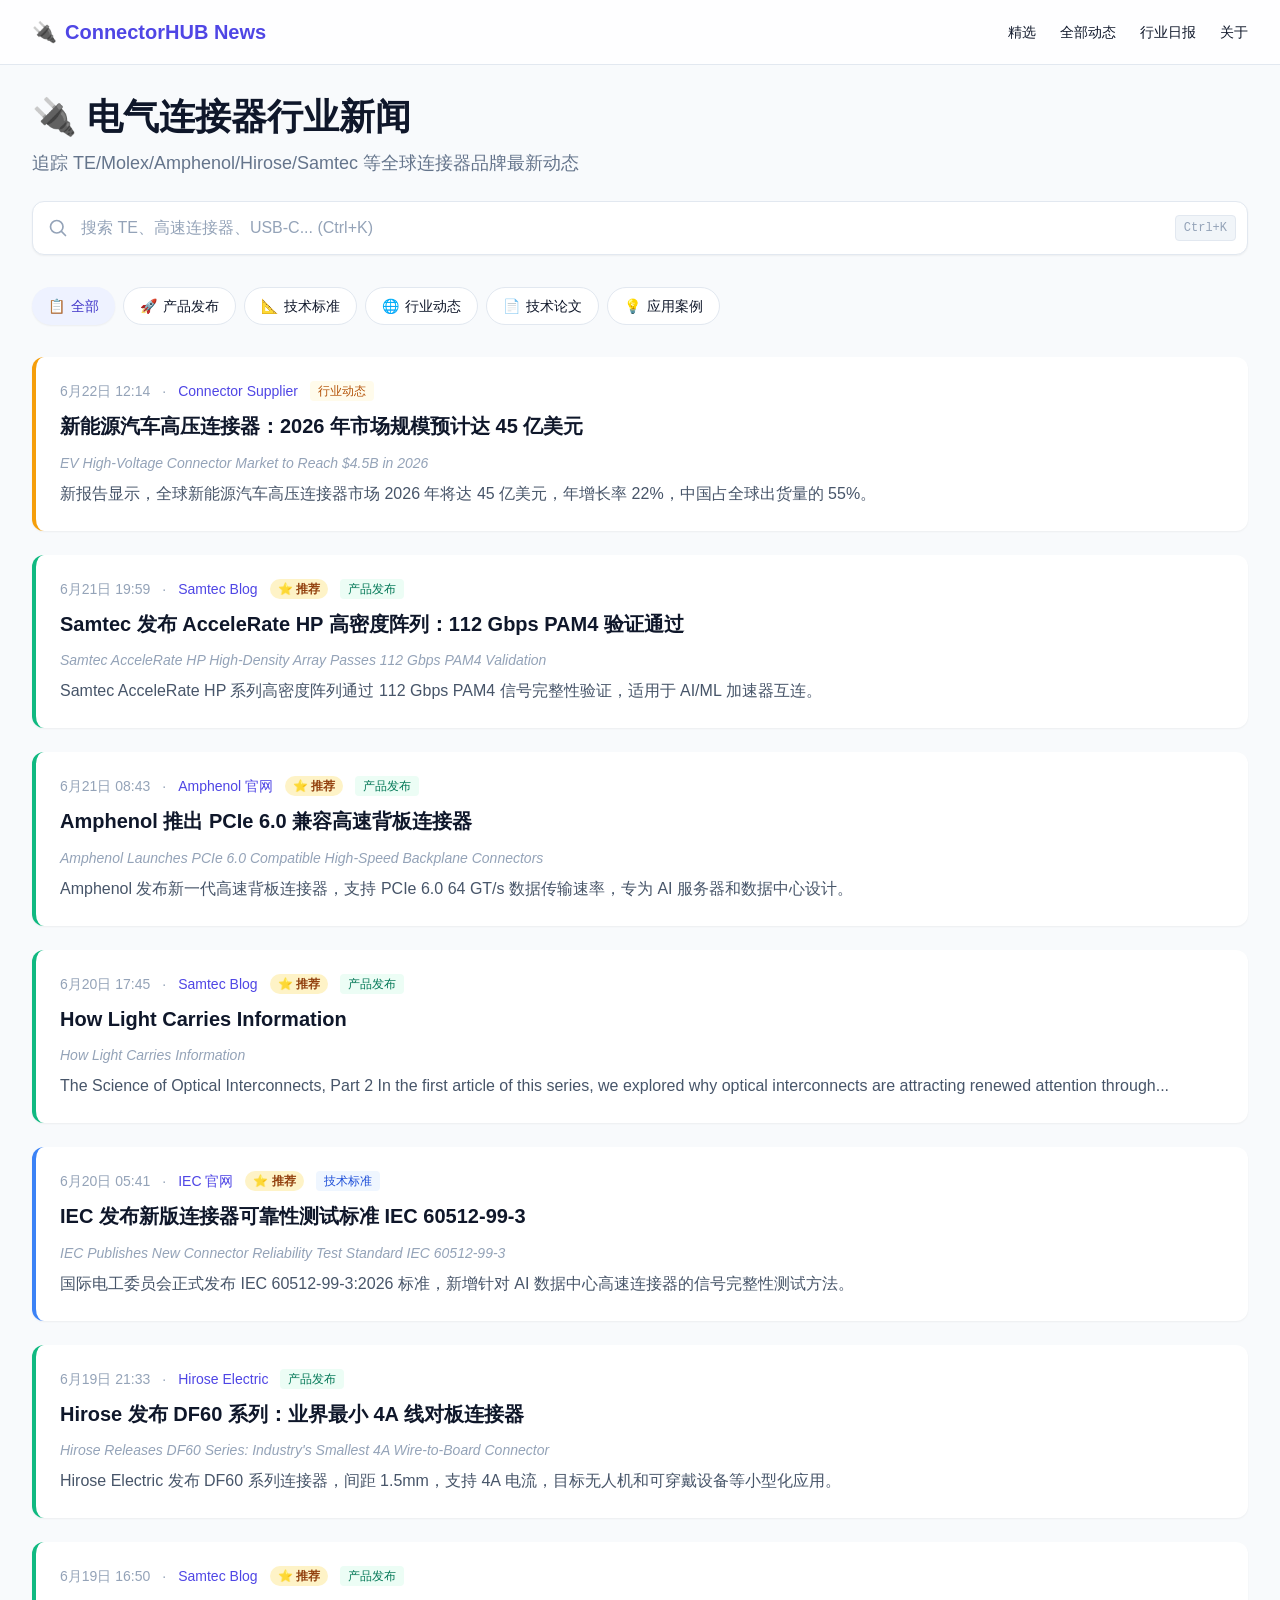
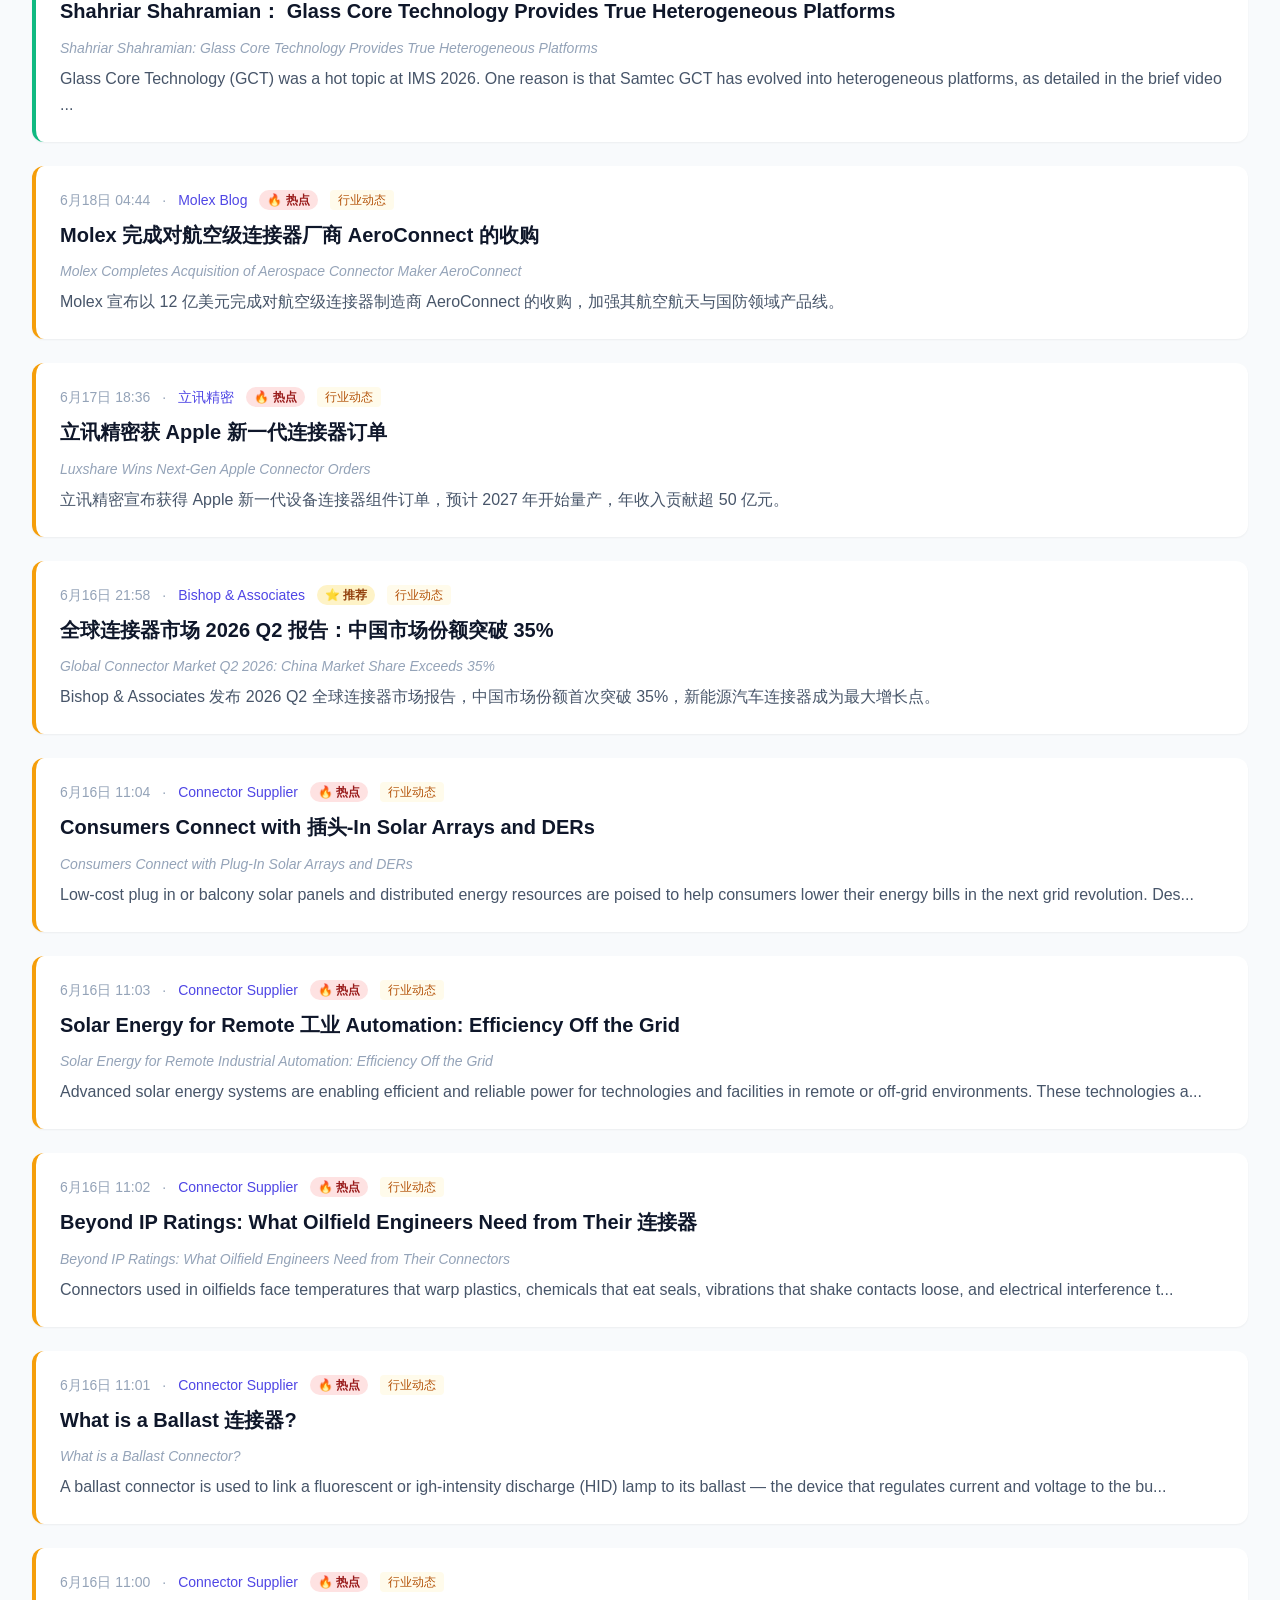
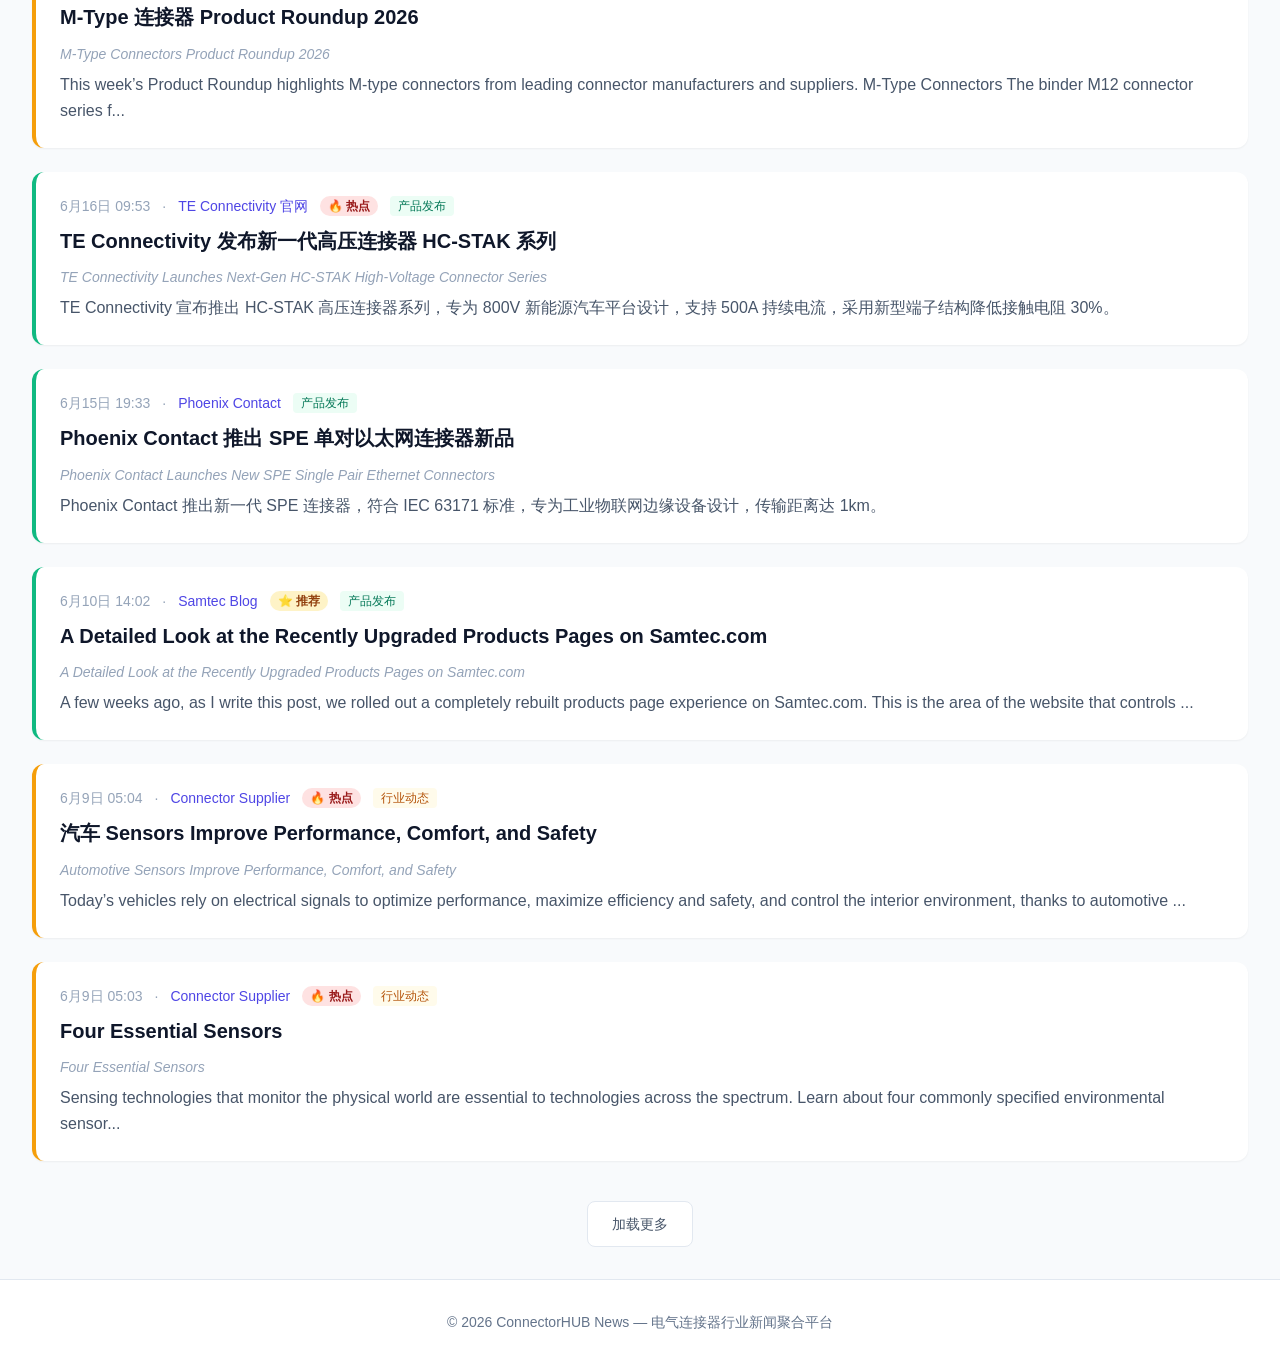
<file: index.html>
<!DOCTYPE html><html lang="zh-CN"><head><meta charSet="utf-8"/><meta name="viewport" content="width=device-width, initial-scale=1"/><link rel="stylesheet" href="/_next/static/css/9984440a7eee274f.css" data-precedence="next"/><link rel="preload" as="script" fetchPriority="low" href="/_next/static/chunks/webpack-8658fdbc42bfbbae.js"/><script src="/_next/static/chunks/fd9d1056-42a1c2df9c4a85a8.js" async=""></script><script src="/_next/static/chunks/117-07b974f83db439ce.js" async=""></script><script src="/_next/static/chunks/main-app-96caa84919726a74.js" async=""></script><script src="/_next/static/chunks/521-84ef6e4befbc8cd0.js" async=""></script><script src="/_next/static/chunks/app/page-0f21c6aa08da4156.js" async=""></script><title>ConnectorHUB News</title><meta name="description" content="电气连接器行业新闻聚合平台 — 追踪 TE/Molex/Amphenol/Hirose/Samtec 等全球连接器动态"/><meta name="keywords" content="连接器,connector,电气连接器,TE Connectivity,Molex,Amphenol,Hirose,Samtec,立讯精密"/><script src="/_next/static/chunks/polyfills-42372ed130431b0a.js" noModule=""></script></head><body class="min-h-screen bg-slate-50 dark:bg-slate-900 text-slate-900 dark:text-slate-100 antialiased"><div class="flex flex-col min-h-screen"><header class="sticky top-0 z-50 w-full border-b border-slate-200 dark:border-slate-800 bg-white/80 dark:bg-slate-950/80 backdrop-blur-sm"><div class="max-w-7xl mx-auto px-4 sm:px-6 lg:px-8"><div class="flex items-center justify-between h-16"><a href="/" class="flex items-center gap-2 text-xl font-bold text-primary-600"><span>🔌</span><span>ConnectorHUB News</span></a><nav class="hidden md:flex items-center gap-6"><a href="/" class="text-sm font-medium hover:text-primary-600 transition">精选</a><a href="/?mode=all" class="text-sm font-medium hover:text-primary-600 transition">全部动态</a><a href="/daily" class="text-sm font-medium hover:text-primary-600 transition">行业日报</a><a href="/about" class="text-sm font-medium hover:text-primary-600 transition">关于</a></nav><button class="md:hidden p-2 rounded-md hover:bg-slate-100 dark:hover:bg-slate-800"><svg class="w-5 h-5" fill="none" stroke="currentColor" viewBox="0 0 24 24"><path stroke-linecap="round" stroke-linejoin="round" stroke-width="2" d="M4 6h16M4 12h16M4 18h16"></path></svg></button></div></div></header><main class="flex-1"><div class="max-w-7xl mx-auto px-4 sm:px-6 lg:px-8 py-8"><div class="mb-6"><h1 class="text-3xl sm:text-4xl font-bold text-slate-900 dark:text-white mb-3">🔌 电气连接器行业新闻</h1><p class="text-lg text-slate-500 dark:text-slate-400">追踪 TE/Molex/Amphenol/Hirose/Samtec 等全球连接器品牌最新动态</p></div><div class="relative mb-8"><div class="relative group"><div class="absolute inset-y-0 left-0 pl-4 flex items-center pointer-events-none"><svg class="h-5 w-5 text-slate-400 group-focus-within:text-primary-500 transition-colors" xmlns="http://www.w3.org/2000/svg" fill="none" viewBox="0 0 24 24" stroke-width="2" stroke="currentColor"><path stroke-linecap="round" stroke-linejoin="round" d="M21 21l-5.197-5.197m0 0A7.5 7.5 0 105.196 5.196a7.5 7.5 0 0010.607 10.607z"></path></svg></div><input type="text" placeholder="搜索 TE、高速连接器、USB-C... (Ctrl+K)" class="w-full pl-12 pr-20 py-3.5 bg-white dark:bg-slate-800 border border-slate-200 dark:border-slate-700 rounded-xl text-base text-slate-900 dark:text-white placeholder-slate-400 focus:outline-none focus:ring-2 focus:ring-primary-500 focus:border-transparent shadow-sm transition-all" value=""/><div class="absolute inset-y-0 right-0 pr-3 flex items-center gap-2"><kbd class="hidden sm:inline-flex items-center px-2 py-1 text-xs font-mono text-slate-400 bg-slate-100 dark:bg-slate-700 rounded border border-slate-200 dark:border-slate-600">Ctrl+K</kbd></div></div></div><div class="flex flex-wrap gap-2 mb-8"><button class="inline-flex items-center gap-1.5 px-4 py-2 rounded-full text-sm font-medium transition-all
              bg-primary-50 dark:bg-primary-950 border-primary-500 text-primary-700 dark:text-primary-300 shadow-sm"><span>📋</span><span>全部</span></button><button class="inline-flex items-center gap-1.5 px-4 py-2 rounded-full text-sm font-medium transition-all
              bg-white dark:bg-slate-800 border border-slate-200 dark:border-slate-700 hover:border-primary-400 hover:text-primary-600"><span>🚀</span><span>产品发布</span></button><button class="inline-flex items-center gap-1.5 px-4 py-2 rounded-full text-sm font-medium transition-all
              bg-white dark:bg-slate-800 border border-slate-200 dark:border-slate-700 hover:border-primary-400 hover:text-primary-600"><span>📐</span><span>技术标准</span></button><button class="inline-flex items-center gap-1.5 px-4 py-2 rounded-full text-sm font-medium transition-all
              bg-white dark:bg-slate-800 border border-slate-200 dark:border-slate-700 hover:border-primary-400 hover:text-primary-600"><span>🌐</span><span>行业动态</span></button><button class="inline-flex items-center gap-1.5 px-4 py-2 rounded-full text-sm font-medium transition-all
              bg-white dark:bg-slate-800 border border-slate-200 dark:border-slate-700 hover:border-primary-400 hover:text-primary-600"><span>📄</span><span>技术论文</span></button><button class="inline-flex items-center gap-1.5 px-4 py-2 rounded-full text-sm font-medium transition-all
              bg-white dark:bg-slate-800 border border-slate-200 dark:border-slate-700 hover:border-primary-400 hover:text-primary-600"><span>💡</span><span>应用案例</span></button></div><div class="space-y-4"><div class="bg-white dark:bg-slate-800 rounded-xl p-6 animate-pulse"><div class="flex gap-3 mb-3"><div class="h-4 w-20 bg-slate-200 dark:bg-slate-700 rounded"></div><div class="h-4 w-28 bg-slate-200 dark:bg-slate-700 rounded"></div><div class="h-4 w-16 bg-slate-200 dark:bg-slate-700 rounded"></div></div><div class="h-6 w-3/4 bg-slate-200 dark:bg-slate-700 rounded mb-3"></div><div class="h-4 w-full bg-slate-200 dark:bg-slate-700 rounded mb-2"></div><div class="h-4 w-2/3 bg-slate-200 dark:bg-slate-700 rounded"></div></div><div class="bg-white dark:bg-slate-800 rounded-xl p-6 animate-pulse"><div class="flex gap-3 mb-3"><div class="h-4 w-20 bg-slate-200 dark:bg-slate-700 rounded"></div><div class="h-4 w-28 bg-slate-200 dark:bg-slate-700 rounded"></div><div class="h-4 w-16 bg-slate-200 dark:bg-slate-700 rounded"></div></div><div class="h-6 w-3/4 bg-slate-200 dark:bg-slate-700 rounded mb-3"></div><div class="h-4 w-full bg-slate-200 dark:bg-slate-700 rounded mb-2"></div><div class="h-4 w-2/3 bg-slate-200 dark:bg-slate-700 rounded"></div></div><div class="bg-white dark:bg-slate-800 rounded-xl p-6 animate-pulse"><div class="flex gap-3 mb-3"><div class="h-4 w-20 bg-slate-200 dark:bg-slate-700 rounded"></div><div class="h-4 w-28 bg-slate-200 dark:bg-slate-700 rounded"></div><div class="h-4 w-16 bg-slate-200 dark:bg-slate-700 rounded"></div></div><div class="h-6 w-3/4 bg-slate-200 dark:bg-slate-700 rounded mb-3"></div><div class="h-4 w-full bg-slate-200 dark:bg-slate-700 rounded mb-2"></div><div class="h-4 w-2/3 bg-slate-200 dark:bg-slate-700 rounded"></div></div></div></div></main><footer class="border-t border-slate-200 dark:border-slate-800 bg-white dark:bg-slate-950"><div class="max-w-7xl mx-auto px-4 sm:px-6 lg:px-8 py-8"><p class="text-center text-sm text-slate-500">© <!-- -->2026<!-- --> ConnectorHUB News — 电气连接器行业新闻聚合平台</p></div></footer></div><script src="/_next/static/chunks/webpack-8658fdbc42bfbbae.js" async=""></script><script>(self.__next_f=self.__next_f||[]).push([0]);self.__next_f.push([2,null])</script><script>self.__next_f.push([1,"1:HL[\"/_next/static/css/9984440a7eee274f.css\",\"style\"]\n"])</script><script>self.__next_f.push([1,"2:I[2846,[],\"\"]\n4:I[9107,[],\"ClientPageRoot\"]\n5:I[6117,[\"521\",\"static/chunks/521-84ef6e4befbc8cd0.js\",\"931\",\"static/chunks/app/page-0f21c6aa08da4156.js\"],\"default\",1]\n6:I[4707,[],\"\"]\n7:I[6423,[],\"\"]\n9:I[1060,[],\"\"]\na:[]\n"])</script><script>self.__next_f.push([1,"0:[\"$\",\"$L2\",null,{\"buildId\":\"_CmInWe912Zc2Bnjin-35\",\"assetPrefix\":\"\",\"urlParts\":[\"\",\"\"],\"initialTree\":[\"\",{\"children\":[\"__PAGE__\",{}]},\"$undefined\",\"$undefined\",true],\"initialSeedData\":[\"\",{\"children\":[\"__PAGE__\",{},[[\"$L3\",[\"$\",\"$L4\",null,{\"props\":{\"params\":{},\"searchParams\":{}},\"Component\":\"$5\"}],null],null],null]},[[[[\"$\",\"link\",\"0\",{\"rel\":\"stylesheet\",\"href\":\"/_next/static/css/9984440a7eee274f.css\",\"precedence\":\"next\",\"crossOrigin\":\"$undefined\"}]],[\"$\",\"html\",null,{\"lang\":\"zh-CN\",\"suppressHydrationWarning\":true,\"children\":[\"$\",\"body\",null,{\"className\":\"min-h-screen bg-slate-50 dark:bg-slate-900 text-slate-900 dark:text-slate-100 antialiased\",\"children\":[\"$\",\"div\",null,{\"className\":\"flex flex-col min-h-screen\",\"children\":[[\"$\",\"header\",null,{\"className\":\"sticky top-0 z-50 w-full border-b border-slate-200 dark:border-slate-800 bg-white/80 dark:bg-slate-950/80 backdrop-blur-sm\",\"children\":[\"$\",\"div\",null,{\"className\":\"max-w-7xl mx-auto px-4 sm:px-6 lg:px-8\",\"children\":[\"$\",\"div\",null,{\"className\":\"flex items-center justify-between h-16\",\"children\":[[\"$\",\"a\",null,{\"href\":\"/\",\"className\":\"flex items-center gap-2 text-xl font-bold text-primary-600\",\"children\":[[\"$\",\"span\",null,{\"children\":\"🔌\"}],[\"$\",\"span\",null,{\"children\":\"ConnectorHUB News\"}]]}],[\"$\",\"nav\",null,{\"className\":\"hidden md:flex items-center gap-6\",\"children\":[[\"$\",\"a\",null,{\"href\":\"/\",\"className\":\"text-sm font-medium hover:text-primary-600 transition\",\"children\":\"精选\"}],[\"$\",\"a\",null,{\"href\":\"/?mode=all\",\"className\":\"text-sm font-medium hover:text-primary-600 transition\",\"children\":\"全部动态\"}],[\"$\",\"a\",null,{\"href\":\"/daily\",\"className\":\"text-sm font-medium hover:text-primary-600 transition\",\"children\":\"行业日报\"}],[\"$\",\"a\",null,{\"href\":\"/about\",\"className\":\"text-sm font-medium hover:text-primary-600 transition\",\"children\":\"关于\"}]]}],[\"$\",\"button\",null,{\"className\":\"md:hidden p-2 rounded-md hover:bg-slate-100 dark:hover:bg-slate-800\",\"children\":[\"$\",\"svg\",null,{\"className\":\"w-5 h-5\",\"fill\":\"none\",\"stroke\":\"currentColor\",\"viewBox\":\"0 0 24 24\",\"children\":[\"$\",\"path\",null,{\"strokeLinecap\":\"round\",\"strokeLinejoin\":\"round\",\"strokeWidth\":2,\"d\":\"M4 6h16M4 12h16M4 18h16\"}]}]}]]}]}]}],[\"$\",\"main\",null,{\"className\":\"flex-1\",\"children\":[\"$\",\"$L6\",null,{\"parallelRouterKey\":\"children\",\"segmentPath\":[\"children\"],\"error\":\"$undefined\",\"errorStyles\":\"$undefined\",\"errorScripts\":\"$undefined\",\"template\":[\"$\",\"$L7\",null,{}],\"templateStyles\":\"$undefined\",\"templateScripts\":\"$undefined\",\"notFound\":[[\"$\",\"title\",null,{\"children\":\"404: This page could not be found.\"}],[\"$\",\"div\",null,{\"style\":{\"fontFamily\":\"system-ui,\\\"Segoe UI\\\",Roboto,Helvetica,Arial,sans-serif,\\\"Apple Color Emoji\\\",\\\"Segoe UI Emoji\\\"\",\"height\":\"100vh\",\"textAlign\":\"center\",\"display\":\"flex\",\"flexDirection\":\"column\",\"alignItems\":\"center\",\"justifyContent\":\"center\"},\"children\":[\"$\",\"div\",null,{\"children\":[[\"$\",\"style\",null,{\"dangerouslySetInnerHTML\":{\"__html\":\"body{color:#000;background:#fff;margin:0}.next-error-h1{border-right:1px solid rgba(0,0,0,.3)}@media (prefers-color-scheme:dark){body{color:#fff;background:#000}.next-error-h1{border-right:1px solid rgba(255,255,255,.3)}}\"}}],[\"$\",\"h1\",null,{\"className\":\"next-error-h1\",\"style\":{\"display\":\"inline-block\",\"margin\":\"0 20px 0 0\",\"padding\":\"0 23px 0 0\",\"fontSize\":24,\"fontWeight\":500,\"verticalAlign\":\"top\",\"lineHeight\":\"49px\"},\"children\":\"404\"}],[\"$\",\"div\",null,{\"style\":{\"display\":\"inline-block\"},\"children\":[\"$\",\"h2\",null,{\"style\":{\"fontSize\":14,\"fontWeight\":400,\"lineHeight\":\"49px\",\"margin\":0},\"children\":\"This page could not be found.\"}]}]]}]}]],\"notFoundStyles\":[]}]}],[\"$\",\"footer\",null,{\"className\":\"border-t border-slate-200 dark:border-slate-800 bg-white dark:bg-slate-950\",\"children\":[\"$\",\"div\",null,{\"className\":\"max-w-7xl mx-auto px-4 sm:px-6 lg:px-8 py-8\",\"children\":[\"$\",\"p\",null,{\"className\":\"text-center text-sm text-slate-500\",\"children\":[\"© \",2026,\" ConnectorHUB News — 电气连接器行业新闻聚合平台\"]}]}]}]]}]}]}]],null],null],\"couldBeIntercepted\":false,\"initialHead\":[null,\"$L8\"],\"globalErrorComponent\":\"$9\",\"missingSlots\":\"$Wa\"}]\n"])</script><script>self.__next_f.push([1,"8:[[\"$\",\"meta\",\"0\",{\"name\":\"viewport\",\"content\":\"width=device-width, initial-scale=1\"}],[\"$\",\"meta\",\"1\",{\"charSet\":\"utf-8\"}],[\"$\",\"title\",\"2\",{\"children\":\"ConnectorHUB News\"}],[\"$\",\"meta\",\"3\",{\"name\":\"description\",\"content\":\"电气连接器行业新闻聚合平台 — 追踪 TE/Molex/Amphenol/Hirose/Samtec 等全球连接器动态\"}],[\"$\",\"meta\",\"4\",{\"name\":\"keywords\",\"content\":\"连接器,connector,电气连接器,TE Connectivity,Molex,Amphenol,Hirose,Samtec,立讯精密\"}]]\n3:null\n"])</script></body></html>
</file>
<file: _next/static/css/9984440a7eee274f.css>
*,:after,:before{--tw-border-spacing-x:0;--tw-border-spacing-y:0;--tw-translate-x:0;--tw-translate-y:0;--tw-rotate:0;--tw-skew-x:0;--tw-skew-y:0;--tw-scale-x:1;--tw-scale-y:1;--tw-pan-x: ;--tw-pan-y: ;--tw-pinch-zoom: ;--tw-scroll-snap-strictness:proximity;--tw-gradient-from-position: ;--tw-gradient-via-position: ;--tw-gradient-to-position: ;--tw-ordinal: ;--tw-slashed-zero: ;--tw-numeric-figure: ;--tw-numeric-spacing: ;--tw-numeric-fraction: ;--tw-ring-inset: ;--tw-ring-offset-width:0px;--tw-ring-offset-color:#fff;--tw-ring-color:rgba(59,130,246,.5);--tw-ring-offset-shadow:0 0 #0000;--tw-ring-shadow:0 0 #0000;--tw-shadow:0 0 #0000;--tw-shadow-colored:0 0 #0000;--tw-blur: ;--tw-brightness: ;--tw-contrast: ;--tw-grayscale: ;--tw-hue-rotate: ;--tw-invert: ;--tw-saturate: ;--tw-sepia: ;--tw-drop-shadow: ;--tw-backdrop-blur: ;--tw-backdrop-brightness: ;--tw-backdrop-contrast: ;--tw-backdrop-grayscale: ;--tw-backdrop-hue-rotate: ;--tw-backdrop-invert: ;--tw-backdrop-opacity: ;--tw-backdrop-saturate: ;--tw-backdrop-sepia: ;--tw-contain-size: ;--tw-contain-layout: ;--tw-contain-paint: ;--tw-contain-style: }::backdrop{--tw-border-spacing-x:0;--tw-border-spacing-y:0;--tw-translate-x:0;--tw-translate-y:0;--tw-rotate:0;--tw-skew-x:0;--tw-skew-y:0;--tw-scale-x:1;--tw-scale-y:1;--tw-pan-x: ;--tw-pan-y: ;--tw-pinch-zoom: ;--tw-scroll-snap-strictness:proximity;--tw-gradient-from-position: ;--tw-gradient-via-position: ;--tw-gradient-to-position: ;--tw-ordinal: ;--tw-slashed-zero: ;--tw-numeric-figure: ;--tw-numeric-spacing: ;--tw-numeric-fraction: ;--tw-ring-inset: ;--tw-ring-offset-width:0px;--tw-ring-offset-color:#fff;--tw-ring-color:rgba(59,130,246,.5);--tw-ring-offset-shadow:0 0 #0000;--tw-ring-shadow:0 0 #0000;--tw-shadow:0 0 #0000;--tw-shadow-colored:0 0 #0000;--tw-blur: ;--tw-brightness: ;--tw-contrast: ;--tw-grayscale: ;--tw-hue-rotate: ;--tw-invert: ;--tw-saturate: ;--tw-sepia: ;--tw-drop-shadow: ;--tw-backdrop-blur: ;--tw-backdrop-brightness: ;--tw-backdrop-contrast: ;--tw-backdrop-grayscale: ;--tw-backdrop-hue-rotate: ;--tw-backdrop-invert: ;--tw-backdrop-opacity: ;--tw-backdrop-saturate: ;--tw-backdrop-sepia: ;--tw-contain-size: ;--tw-contain-layout: ;--tw-contain-paint: ;--tw-contain-style: }/*
! tailwindcss v3.4.19 | MIT License | https://tailwindcss.com
*/*,:after,:before{box-sizing:border-box;border:0 solid #e5e7eb}:after,:before{--tw-content:""}:host,html{line-height:1.5;-webkit-text-size-adjust:100%;-moz-tab-size:4;-o-tab-size:4;tab-size:4;font-family:ui-sans-serif,system-ui,sans-serif,Apple Color Emoji,Segoe UI Emoji,Segoe UI Symbol,Noto Color Emoji;font-feature-settings:normal;font-variation-settings:normal;-webkit-tap-highlight-color:transparent}body{margin:0;line-height:inherit}hr{height:0;color:inherit;border-top-width:1px}abbr:where([title]){-webkit-text-decoration:underline dotted;text-decoration:underline dotted}h1,h2,h3,h4,h5,h6{font-size:inherit;font-weight:inherit}a{color:inherit;text-decoration:inherit}b,strong{font-weight:bolder}code,kbd,pre,samp{font-family:ui-monospace,SFMono-Regular,Menlo,Monaco,Consolas,Liberation Mono,Courier New,monospace;font-feature-settings:normal;font-variation-settings:normal;font-size:1em}small{font-size:80%}sub,sup{font-size:75%;line-height:0;position:relative;vertical-align:baseline}sub{bottom:-.25em}sup{top:-.5em}table{text-indent:0;border-color:inherit;border-collapse:collapse}button,input,optgroup,select,textarea{font-family:inherit;font-feature-settings:inherit;font-variation-settings:inherit;font-size:100%;font-weight:inherit;line-height:inherit;letter-spacing:inherit;color:inherit;margin:0;padding:0}button,select{text-transform:none}button,input:where([type=button]),input:where([type=reset]),input:where([type=submit]){-webkit-appearance:button;background-color:transparent;background-image:none}:-moz-focusring{outline:auto}:-moz-ui-invalid{box-shadow:none}progress{vertical-align:baseline}::-webkit-inner-spin-button,::-webkit-outer-spin-button{height:auto}[type=search]{-webkit-appearance:textfield;outline-offset:-2px}::-webkit-search-decoration{-webkit-appearance:none}::-webkit-file-upload-button{-webkit-appearance:button;font:inherit}summary{display:list-item}blockquote,dd,dl,figure,h1,h2,h3,h4,h5,h6,hr,p,pre{margin:0}fieldset{margin:0}fieldset,legend{padding:0}menu,ol,ul{list-style:none;margin:0;padding:0}dialog{padding:0}textarea{resize:vertical}input::-moz-placeholder,textarea::-moz-placeholder{opacity:1;color:#9ca3af}input::placeholder,textarea::placeholder{opacity:1;color:#9ca3af}[role=button],button{cursor:pointer}:disabled{cursor:default}audio,canvas,embed,iframe,img,object,svg,video{display:block;vertical-align:middle}img,video{max-width:100%;height:auto}[hidden]:where(:not([hidden=until-found])){display:none}:root{--color-primary:#6366f1;--color-bg:#fff;--color-text:#1e293b;--color-text-secondary:#64748b;--color-border:#e2e8f0;--color-card:#f8fafc}@media (prefers-color-scheme:dark){:root{--color-bg:#0f172a;--color-text:#e2e8f0;--color-text-secondary:#94a3b8;--color-border:#334155;--color-card:#1e293b}}body{background-color:var(--color-bg);color:var(--color-text);font-family:-apple-system,BlinkMacSystemFont,Segoe UI,Roboto,Helvetica Neue,Arial,sans-serif}.card-hover{transition-property:all;transition-timing-function:cubic-bezier(.4,0,.2,1);transition-duration:.3s}.card-hover:hover{--tw-translate-y:-0.25rem;transform:translate(var(--tw-translate-x),var(--tw-translate-y)) rotate(var(--tw-rotate)) skewX(var(--tw-skew-x)) skewY(var(--tw-skew-y)) scaleX(var(--tw-scale-x)) scaleY(var(--tw-scale-y));--tw-shadow:0 10px 15px -3px rgba(0,0,0,.1),0 4px 6px -4px rgba(0,0,0,.1);--tw-shadow-colored:0 10px 15px -3px var(--tw-shadow-color),0 4px 6px -4px var(--tw-shadow-color);box-shadow:var(--tw-ring-offset-shadow,0 0 #0000),var(--tw-ring-shadow,0 0 #0000),var(--tw-shadow)}.pointer-events-none{pointer-events:none}.static{position:static}.absolute{position:absolute}.relative{position:relative}.sticky{position:sticky}.inset-y-0{top:0;bottom:0}.left-0{left:0}.right-0{right:0}.top-0{top:0}.z-50{z-index:50}.mx-auto{margin-left:auto;margin-right:auto}.mb-10{margin-bottom:2.5rem}.mb-12{margin-bottom:3rem}.mb-2{margin-bottom:.5rem}.mb-3{margin-bottom:.75rem}.mb-4{margin-bottom:1rem}.mb-6{margin-bottom:1.5rem}.mb-8{margin-bottom:2rem}.mt-1{margin-top:.25rem}.mt-10{margin-top:2.5rem}.mt-2{margin-top:.5rem}.mt-4{margin-top:1rem}.flex{display:flex}.inline-flex{display:inline-flex}.table{display:table}.grid{display:grid}.hidden{display:none}.h-16{height:4rem}.h-4{height:1rem}.h-5{height:1.25rem}.h-6{height:1.5rem}.min-h-screen{min-height:100vh}.w-16{width:4rem}.w-2\/3{width:66.666667%}.w-20{width:5rem}.w-28{width:7rem}.w-3\/4{width:75%}.w-4{width:1rem}.w-48{width:12rem}.w-5{width:1.25rem}.w-full{width:100%}.max-w-5xl{max-width:64rem}.max-w-7xl{max-width:80rem}.flex-1{flex:1 1 0%}@keyframes pulse{50%{opacity:.5}}.animate-pulse{animation:pulse 2s cubic-bezier(.4,0,.6,1) infinite}@keyframes slideUp{0%{transform:translateY(10px);opacity:0}to{transform:translateY(0);opacity:1}}.animate-slide-up{animation:slideUp .3s ease-out}@keyframes spin{to{transform:rotate(1turn)}}.animate-spin{animation:spin 1s linear infinite}.flex-col{flex-direction:column}.flex-wrap{flex-wrap:wrap}.items-start{align-items:flex-start}.items-center{align-items:center}.justify-between{justify-content:space-between}.gap-1\.5{gap:.375rem}.gap-2{gap:.5rem}.gap-3{gap:.75rem}.gap-6{gap:1.5rem}.space-y-3>:not([hidden])~:not([hidden]){--tw-space-y-reverse:0;margin-top:calc(.75rem * calc(1 - var(--tw-space-y-reverse)));margin-bottom:calc(.75rem * var(--tw-space-y-reverse))}.space-y-4>:not([hidden])~:not([hidden]){--tw-space-y-reverse:0;margin-top:calc(1rem * calc(1 - var(--tw-space-y-reverse)));margin-bottom:calc(1rem * var(--tw-space-y-reverse))}.space-y-6>:not([hidden])~:not([hidden]){--tw-space-y-reverse:0;margin-top:calc(1.5rem * calc(1 - var(--tw-space-y-reverse)));margin-bottom:calc(1.5rem * var(--tw-space-y-reverse))}.overflow-x-auto{overflow-x:auto}.rounded{border-radius:.25rem}.rounded-full{border-radius:9999px}.rounded-lg{border-radius:.5rem}.rounded-md{border-radius:.375rem}.rounded-xl{border-radius:.75rem}.border{border-width:1px}.border-b{border-bottom-width:1px}.border-l-4{border-left-width:4px}.border-t{border-top-width:1px}.border-amber-200{--tw-border-opacity:1;border-color:rgb(253 230 138/var(--tw-border-opacity,1))}.border-amber-500{--tw-border-opacity:1;border-color:rgb(245 158 11/var(--tw-border-opacity,1))}.border-blue-500{--tw-border-opacity:1;border-color:rgb(59 130 246/var(--tw-border-opacity,1))}.border-emerald-500{--tw-border-opacity:1;border-color:rgb(16 185 129/var(--tw-border-opacity,1))}.border-indigo-500{--tw-border-opacity:1;border-color:rgb(99 102 241/var(--tw-border-opacity,1))}.border-pink-500{--tw-border-opacity:1;border-color:rgb(236 72 153/var(--tw-border-opacity,1))}.border-primary-500{--tw-border-opacity:1;border-color:rgb(99 102 241/var(--tw-border-opacity,1))}.border-slate-100{--tw-border-opacity:1;border-color:rgb(241 245 249/var(--tw-border-opacity,1))}.border-slate-200{--tw-border-opacity:1;border-color:rgb(226 232 240/var(--tw-border-opacity,1))}.bg-amber-100{--tw-bg-opacity:1;background-color:rgb(254 243 199/var(--tw-bg-opacity,1))}.bg-amber-50{--tw-bg-opacity:1;background-color:rgb(255 251 235/var(--tw-bg-opacity,1))}.bg-blue-50{--tw-bg-opacity:1;background-color:rgb(239 246 255/var(--tw-bg-opacity,1))}.bg-emerald-50{--tw-bg-opacity:1;background-color:rgb(236 253 245/var(--tw-bg-opacity,1))}.bg-indigo-50{--tw-bg-opacity:1;background-color:rgb(238 242 255/var(--tw-bg-opacity,1))}.bg-pink-50{--tw-bg-opacity:1;background-color:rgb(253 242 248/var(--tw-bg-opacity,1))}.bg-primary-50{--tw-bg-opacity:1;background-color:rgb(238 242 255/var(--tw-bg-opacity,1))}.bg-red-100{--tw-bg-opacity:1;background-color:rgb(254 226 226/var(--tw-bg-opacity,1))}.bg-slate-100{--tw-bg-opacity:1;background-color:rgb(241 245 249/var(--tw-bg-opacity,1))}.bg-slate-200{--tw-bg-opacity:1;background-color:rgb(226 232 240/var(--tw-bg-opacity,1))}.bg-slate-50{--tw-bg-opacity:1;background-color:rgb(248 250 252/var(--tw-bg-opacity,1))}.bg-white{--tw-bg-opacity:1;background-color:rgb(255 255 255/var(--tw-bg-opacity,1))}.bg-white\/80{background-color:hsla(0,0%,100%,.8)}.bg-yellow-200{--tw-bg-opacity:1;background-color:rgb(254 240 138/var(--tw-bg-opacity,1))}.p-1\.5{padding:.375rem}.p-2{padding:.5rem}.p-4{padding:1rem}.p-6{padding:1.5rem}.px-0\.5{padding-left:.125rem;padding-right:.125rem}.px-2{padding-left:.5rem;padding-right:.5rem}.px-4{padding-left:1rem;padding-right:1rem}.px-6{padding-left:1.5rem;padding-right:1.5rem}.py-0\.5{padding-top:.125rem;padding-bottom:.125rem}.py-1{padding-top:.25rem;padding-bottom:.25rem}.py-12{padding-top:3rem;padding-bottom:3rem}.py-2{padding-top:.5rem;padding-bottom:.5rem}.py-20{padding-top:5rem;padding-bottom:5rem}.py-3{padding-top:.75rem;padding-bottom:.75rem}.py-3\.5{padding-top:.875rem;padding-bottom:.875rem}.py-8{padding-top:2rem;padding-bottom:2rem}.pl-12{padding-left:3rem}.pl-4{padding-left:1rem}.pr-20{padding-right:5rem}.pr-3{padding-right:.75rem}.pr-4{padding-right:1rem}.text-left{text-align:left}.text-center{text-align:center}.font-mono{font-family:ui-monospace,SFMono-Regular,Menlo,Monaco,Consolas,Liberation Mono,Courier New,monospace}.text-3xl{font-size:1.875rem;line-height:2.25rem}.text-4xl{font-size:2.25rem;line-height:2.5rem}.text-6xl{font-size:3.75rem;line-height:1}.text-base{font-size:1rem;line-height:1.5rem}.text-lg{font-size:1.125rem;line-height:1.75rem}.text-sm{font-size:.875rem;line-height:1.25rem}.text-xl{font-size:1.25rem;line-height:1.75rem}.text-xs{font-size:.75rem;line-height:1rem}.font-bold{font-weight:700}.font-medium{font-weight:500}.font-semibold{font-weight:600}.italic{font-style:italic}.leading-relaxed{line-height:1.625}.leading-snug{line-height:1.375}.text-amber-600{--tw-text-opacity:1;color:rgb(217 119 6/var(--tw-text-opacity,1))}.text-amber-700{--tw-text-opacity:1;color:rgb(180 83 9/var(--tw-text-opacity,1))}.text-amber-800{--tw-text-opacity:1;color:rgb(146 64 14/var(--tw-text-opacity,1))}.text-blue-700{--tw-text-opacity:1;color:rgb(29 78 216/var(--tw-text-opacity,1))}.text-emerald-700{--tw-text-opacity:1;color:rgb(4 120 87/var(--tw-text-opacity,1))}.text-indigo-700{--tw-text-opacity:1;color:rgb(67 56 202/var(--tw-text-opacity,1))}.text-inherit{color:inherit}.text-pink-700{--tw-text-opacity:1;color:rgb(190 24 93/var(--tw-text-opacity,1))}.text-primary-500{--tw-text-opacity:1;color:rgb(99 102 241/var(--tw-text-opacity,1))}.text-primary-600{--tw-text-opacity:1;color:rgb(79 70 229/var(--tw-text-opacity,1))}.text-primary-700{--tw-text-opacity:1;color:rgb(67 56 202/var(--tw-text-opacity,1))}.text-red-600{--tw-text-opacity:1;color:rgb(220 38 38/var(--tw-text-opacity,1))}.text-red-800{--tw-text-opacity:1;color:rgb(153 27 27/var(--tw-text-opacity,1))}.text-slate-400{--tw-text-opacity:1;color:rgb(148 163 184/var(--tw-text-opacity,1))}.text-slate-500{--tw-text-opacity:1;color:rgb(100 116 139/var(--tw-text-opacity,1))}.text-slate-600{--tw-text-opacity:1;color:rgb(71 85 105/var(--tw-text-opacity,1))}.text-slate-900{--tw-text-opacity:1;color:rgb(15 23 42/var(--tw-text-opacity,1))}.antialiased{-webkit-font-smoothing:antialiased;-moz-osx-font-smoothing:grayscale}.placeholder-slate-400::-moz-placeholder{--tw-placeholder-opacity:1;color:rgb(148 163 184/var(--tw-placeholder-opacity,1))}.placeholder-slate-400::placeholder{--tw-placeholder-opacity:1;color:rgb(148 163 184/var(--tw-placeholder-opacity,1))}.opacity-25{opacity:.25}.opacity-75{opacity:.75}.shadow-sm{--tw-shadow:0 1px 2px 0 rgba(0,0,0,.05);--tw-shadow-colored:0 1px 2px 0 var(--tw-shadow-color);box-shadow:var(--tw-ring-offset-shadow,0 0 #0000),var(--tw-ring-shadow,0 0 #0000),var(--tw-shadow)}.filter{filter:var(--tw-blur) var(--tw-brightness) var(--tw-contrast) var(--tw-grayscale) var(--tw-hue-rotate) var(--tw-invert) var(--tw-saturate) var(--tw-sepia) var(--tw-drop-shadow)}.backdrop-blur-sm{--tw-backdrop-blur:blur(4px);backdrop-filter:var(--tw-backdrop-blur) var(--tw-backdrop-brightness) var(--tw-backdrop-contrast) var(--tw-backdrop-grayscale) var(--tw-backdrop-hue-rotate) var(--tw-backdrop-invert) var(--tw-backdrop-opacity) var(--tw-backdrop-saturate) var(--tw-backdrop-sepia)}.transition{transition-property:color,background-color,border-color,text-decoration-color,fill,stroke,opacity,box-shadow,transform,filter,backdrop-filter;transition-timing-function:cubic-bezier(.4,0,.2,1);transition-duration:.15s}.transition-all{transition-property:all;transition-timing-function:cubic-bezier(.4,0,.2,1);transition-duration:.15s}.transition-colors{transition-property:color,background-color,border-color,text-decoration-color,fill,stroke;transition-timing-function:cubic-bezier(.4,0,.2,1);transition-duration:.15s}.transition-shadow{transition-property:box-shadow;transition-timing-function:cubic-bezier(.4,0,.2,1);transition-duration:.15s}.hover\:border-primary-400:hover{--tw-border-opacity:1;border-color:rgb(129 140 248/var(--tw-border-opacity,1))}.hover\:bg-slate-100:hover{--tw-bg-opacity:1;background-color:rgb(241 245 249/var(--tw-bg-opacity,1))}.hover\:text-primary-600:hover{--tw-text-opacity:1;color:rgb(79 70 229/var(--tw-text-opacity,1))}.hover\:text-slate-600:hover{--tw-text-opacity:1;color:rgb(71 85 105/var(--tw-text-opacity,1))}.hover\:underline:hover{text-decoration-line:underline}.hover\:shadow-md:hover{--tw-shadow:0 4px 6px -1px rgba(0,0,0,.1),0 2px 4px -2px rgba(0,0,0,.1);--tw-shadow-colored:0 4px 6px -1px var(--tw-shadow-color),0 2px 4px -2px var(--tw-shadow-color);box-shadow:var(--tw-ring-offset-shadow,0 0 #0000),var(--tw-ring-shadow,0 0 #0000),var(--tw-shadow)}.focus\:border-transparent:focus{border-color:transparent}.focus\:outline-none:focus{outline:2px solid transparent;outline-offset:2px}.focus\:ring-2:focus{--tw-ring-offset-shadow:var(--tw-ring-inset) 0 0 0 var(--tw-ring-offset-width) var(--tw-ring-offset-color);--tw-ring-shadow:var(--tw-ring-inset) 0 0 0 calc(2px + var(--tw-ring-offset-width)) var(--tw-ring-color);box-shadow:var(--tw-ring-offset-shadow),var(--tw-ring-shadow),var(--tw-shadow,0 0 #0000)}.focus\:ring-primary-500:focus{--tw-ring-opacity:1;--tw-ring-color:rgb(99 102 241/var(--tw-ring-opacity,1))}.disabled\:cursor-not-allowed:disabled{cursor:not-allowed}.disabled\:opacity-50:disabled{opacity:.5}.group:focus-within .group-focus-within\:text-primary-500{--tw-text-opacity:1;color:rgb(99 102 241/var(--tw-text-opacity,1))}@media (min-width:640px){.sm\:inline-flex{display:inline-flex}.sm\:grid-cols-2{grid-template-columns:repeat(2,minmax(0,1fr))}.sm\:px-6{padding-left:1.5rem;padding-right:1.5rem}.sm\:text-4xl{font-size:2.25rem;line-height:2.5rem}}@media (min-width:768px){.md\:flex{display:flex}.md\:hidden{display:none}}@media (min-width:1024px){.lg\:px-8{padding-left:2rem;padding-right:2rem}}@media (prefers-color-scheme:dark){.dark\:border-amber-800{--tw-border-opacity:1;border-color:rgb(146 64 14/var(--tw-border-opacity,1))}.dark\:border-slate-600{--tw-border-opacity:1;border-color:rgb(71 85 105/var(--tw-border-opacity,1))}.dark\:border-slate-700{--tw-border-opacity:1;border-color:rgb(51 65 85/var(--tw-border-opacity,1))}.dark\:border-slate-800{--tw-border-opacity:1;border-color:rgb(30 41 59/var(--tw-border-opacity,1))}.dark\:bg-amber-900{--tw-bg-opacity:1;background-color:rgb(120 53 15/var(--tw-bg-opacity,1))}.dark\:bg-amber-950{--tw-bg-opacity:1;background-color:rgb(69 26 3/var(--tw-bg-opacity,1))}.dark\:bg-blue-950{--tw-bg-opacity:1;background-color:rgb(23 37 84/var(--tw-bg-opacity,1))}.dark\:bg-emerald-950{--tw-bg-opacity:1;background-color:rgb(2 44 34/var(--tw-bg-opacity,1))}.dark\:bg-indigo-950{--tw-bg-opacity:1;background-color:rgb(30 27 75/var(--tw-bg-opacity,1))}.dark\:bg-pink-950{--tw-bg-opacity:1;background-color:rgb(80 7 36/var(--tw-bg-opacity,1))}.dark\:bg-red-900{--tw-bg-opacity:1;background-color:rgb(127 29 29/var(--tw-bg-opacity,1))}.dark\:bg-slate-700{--tw-bg-opacity:1;background-color:rgb(51 65 85/var(--tw-bg-opacity,1))}.dark\:bg-slate-800{--tw-bg-opacity:1;background-color:rgb(30 41 59/var(--tw-bg-opacity,1))}.dark\:bg-slate-900{--tw-bg-opacity:1;background-color:rgb(15 23 42/var(--tw-bg-opacity,1))}.dark\:bg-slate-950{--tw-bg-opacity:1;background-color:rgb(2 6 23/var(--tw-bg-opacity,1))}.dark\:bg-slate-950\/80{background-color:rgba(2,6,23,.8)}.dark\:bg-yellow-800{--tw-bg-opacity:1;background-color:rgb(133 77 14/var(--tw-bg-opacity,1))}.dark\:text-amber-200{--tw-text-opacity:1;color:rgb(253 230 138/var(--tw-text-opacity,1))}.dark\:text-amber-300{--tw-text-opacity:1;color:rgb(252 211 77/var(--tw-text-opacity,1))}.dark\:text-blue-300{--tw-text-opacity:1;color:rgb(147 197 253/var(--tw-text-opacity,1))}.dark\:text-emerald-300{--tw-text-opacity:1;color:rgb(110 231 183/var(--tw-text-opacity,1))}.dark\:text-indigo-300{--tw-text-opacity:1;color:rgb(165 180 252/var(--tw-text-opacity,1))}.dark\:text-pink-300{--tw-text-opacity:1;color:rgb(249 168 212/var(--tw-text-opacity,1))}.dark\:text-primary-300{--tw-text-opacity:1;color:rgb(165 180 252/var(--tw-text-opacity,1))}.dark\:text-primary-400{--tw-text-opacity:1;color:rgb(129 140 248/var(--tw-text-opacity,1))}.dark\:text-red-200{--tw-text-opacity:1;color:rgb(254 202 202/var(--tw-text-opacity,1))}.dark\:text-red-400{--tw-text-opacity:1;color:rgb(248 113 113/var(--tw-text-opacity,1))}.dark\:text-slate-100{--tw-text-opacity:1;color:rgb(241 245 249/var(--tw-text-opacity,1))}.dark\:text-slate-300{--tw-text-opacity:1;color:rgb(203 213 225/var(--tw-text-opacity,1))}.dark\:text-slate-400{--tw-text-opacity:1;color:rgb(148 163 184/var(--tw-text-opacity,1))}.dark\:text-slate-500{--tw-text-opacity:1;color:rgb(100 116 139/var(--tw-text-opacity,1))}.dark\:text-white{--tw-text-opacity:1;color:rgb(255 255 255/var(--tw-text-opacity,1))}.dark\:hover\:bg-slate-700:hover{--tw-bg-opacity:1;background-color:rgb(51 65 85/var(--tw-bg-opacity,1))}.dark\:hover\:bg-slate-800:hover{--tw-bg-opacity:1;background-color:rgb(30 41 59/var(--tw-bg-opacity,1))}.dark\:hover\:text-slate-200:hover{--tw-text-opacity:1;color:rgb(226 232 240/var(--tw-text-opacity,1))}}
</file>
